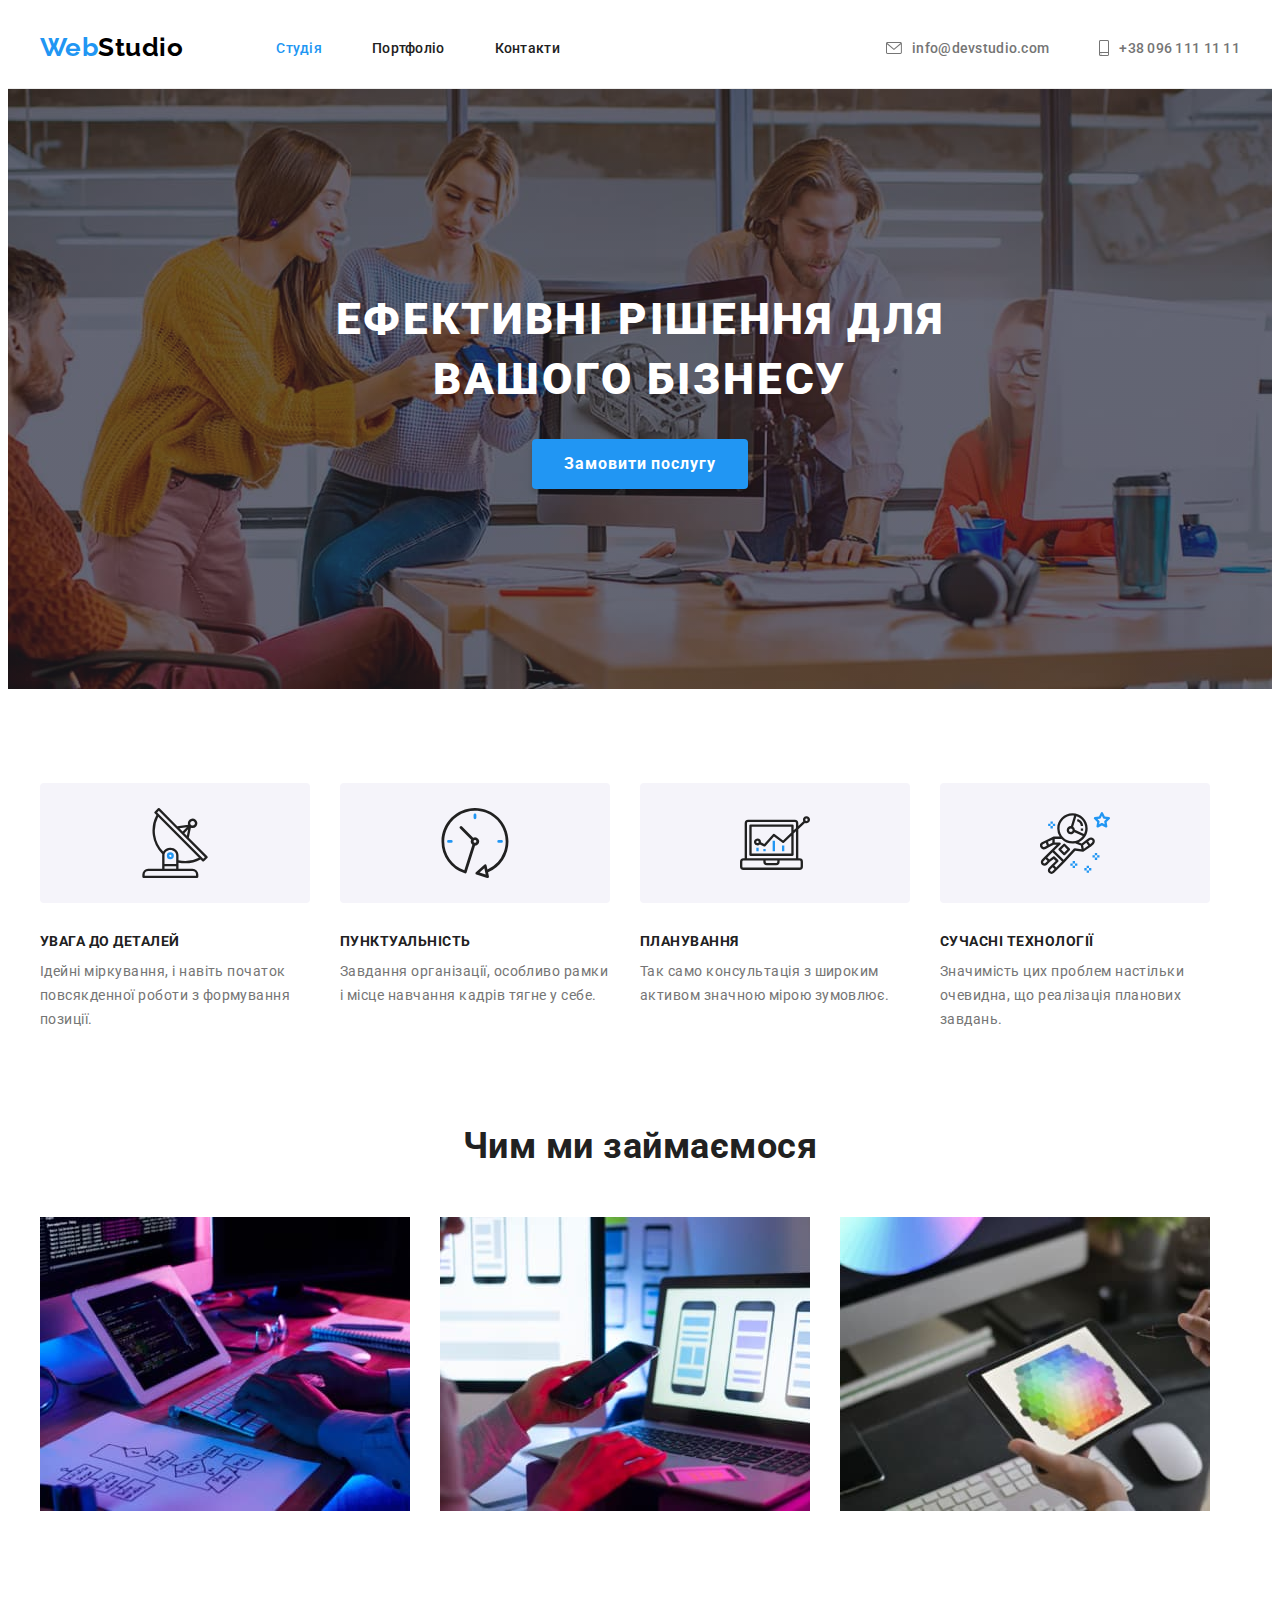
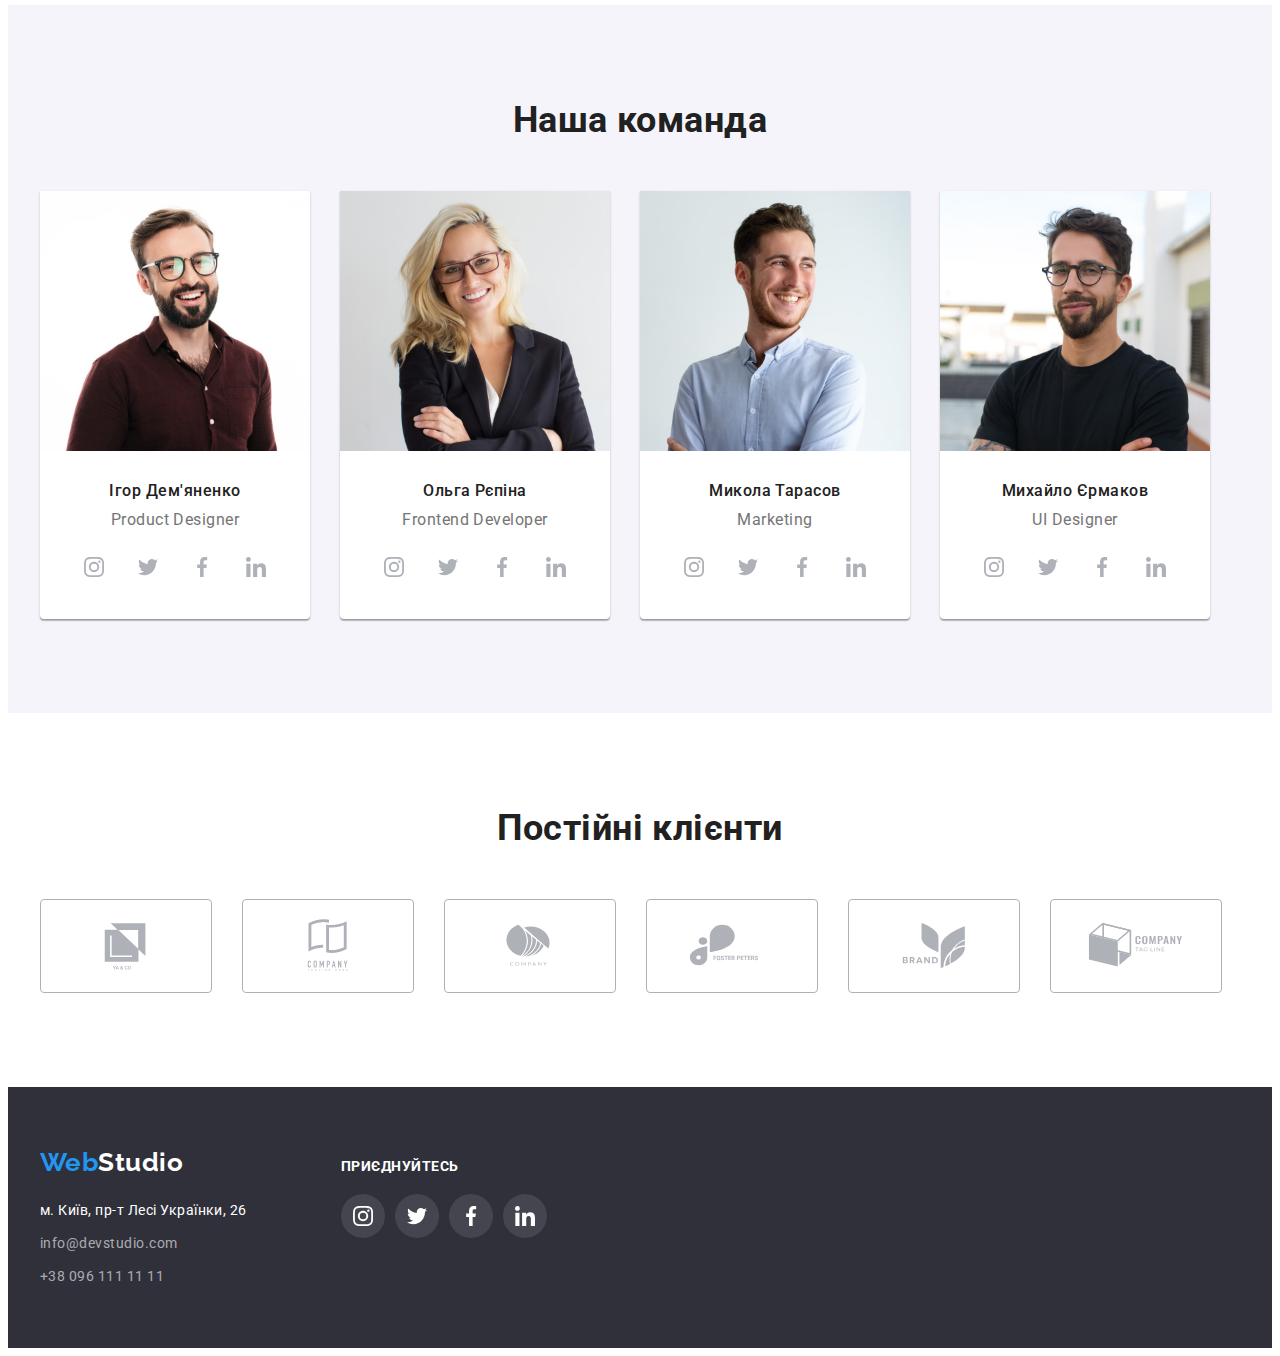
<file: index.html>
<!DOCTYPE html>
<html lang="uk">
  <head>
    <meta charset="UTF-8" />
    <meta http-equiv="X-UA-Compatible" content="IE=edge" />
    <meta name="viewport" content="width=device-width, initial-scale=1.0" />
    <!-- modern normalize -->
    <link
      rel="stylesheet"
      href="https://cdnjs.cloudflare.com/ajax/libs/modern-normalize/1.1.0/modern-normalize.min.css"
      integrity="sha512-wpPYUAdjBVSE4KJnH1VR1HeZfpl1ub8YT/NKx4PuQ5NmX2tKuGu6U/JRp5y+Y8XG2tV+wKQpNHVUX03MfMFn9Q=="
      crossorigin="anonymous"
      referrerpolicy="no-referrer"
    />
    <!-- fonts -->
    <link rel="preconnect" href="https://fonts.googleapis.com" />
    <link rel="preconnect" href="https://fonts.gstatic.com" crossorigin />
    <link
      href="https://fonts.googleapis.com/css2?family=Raleway:wght@700&family=Roboto:wght@400;500;700;900&display=swap"
      rel="stylesheet"
    />
    <!-- fonts end -->
    <link rel="stylesheet" href="./css/styles.css" />
    <title lang="en">WebStudio</title>
  </head>
  <body>
    <!-- хедер з лого, основною навігацією і контактною інформацією -->
    <header class="header">
      <!-- Основна навігація сайту -->
      <div class="container cont-header">
        <a class="logo" lang="en" href="./index.html"><span class="color-logo">Web</span>Studio</a>
        <nav class="nav">
          <ul class="nav-list markers">
            <li class="nav-list-item current-tab"><a href="./index.html">Студія</a></li>
            <li class="nav-list-item">
              <a href="./portfolio.html">Портфоліо</a>
            </li>
            <li class="nav-list-item"><a href="#">Контакти</a></li>
          </ul>
        </nav>
        <ul class="contacts-list markers">
          <li class="contacts-list-item">
            <a lang="en" href="mailto:info@devstudio.com">
              <svg class="contact-icon" width="16" height="12">
                <use href="./images/icons.svg#mail"></use>
              </svg>
              info@devstudio.com</a
            >
          </li>
          <li class="contacts-list-item">
            <a href="tel:+380961111111">
              <svg class="contact-icon" width="10" height="16">
                <use href="./images/icons.svg#tel"></use>
              </svg>
              +38 096 111 11 11</a
            >
          </li>
        </ul>
      </div>
    </header>
    <main class="main">
      <!-- секція з кнопкою -->
      <section class="order">
        <div class="container">
          <h1 class="order-title">Ефективні рішення для вашого бізнесу</h1>
          <button class="order-btn" type="button">Замовити послугу</button>
        </div>
      </section>
      <!-- перелік переваг -->
      <section class="features">
        <div class="container">
          <h2 class="visually-hidden">Наші особливості</h2>
          <ul class="features-list markers">
            <li class="features-list-item">
              <div class="icon-bg">
                <svg width="70" height="70">
                  <use href="./images/icons.svg#antenna"></use>
                </svg>
              </div>
              <h3>Увага до деталей</h3>
              <p> Ідейні міркування, і навіть початок повсякденної роботи з формування позиції. </p>
            </li>
            <li class="features-list-item">
              <div class="icon-bg">
                <svg width="70" height="70">
                  <use href="./images/icons.svg#clock"></use>
                </svg>
              </div>
              <h3>Пунктуальність</h3>
              <p> Завдання організації, особливо рамки і місце навчання кадрів тягне у себе. </p>
            </li>
            <li class="features-list-item">
              <div class="icon-bg">
                <svg width="70" height="70">
                  <use href="./images/icons.svg#diagram"></use>
                </svg>
              </div>
              <h3>Планування</h3>
              <p> Так само консультація з широким активом значною мірою зумовлює. </p>
            </li>
            <li class="features-list-item">
              <div class="icon-bg">
                <svg width="70" height="70">
                  <use href="./images/icons.svg#astronaut"></use>
                </svg>
              </div>
              <h3>Сучасні технології</h3>
              <p> Значимість цих проблем настільки очевидна, що реалізація планових завдань. </p>
            </li>
          </ul>
        </div>
      </section>
      <!-- розділ чим ми займаємось -->
      <section class="services section">
        <div class="container">
          <h2 class="services-title">Чим ми займаємося</h2>
          <ul class="services-list markers">
            <li class="services-list-item">
              <img
                src="./images/section2/box-1.jpg"
                alt="людина набирає код по папірцю з алгоритмом"
                width="370"
                height="294"
              />
            </li>
            <li class="services-list-item">
              <img
                src="./images/section2/box-2.jpg"
                alt="людина звіряє картинку на телефоні з картинкою на ноутбуці"
                width="370"
                height="294"
              />
            </li>
            <li class="services-list-item">
              <img
                src="./images/section2/box-3.jpg"
                alt="дизайнер дивиться на спектр кольорів в планшеті"
                width="370"
                height="294"
              />
            </li>
          </ul>
        </div>
      </section>
      <!-- команда -->
      <section class="team section">
        <div class="container">
          <h2 class="team-title">Наша команда</h2>
          <ul class="team-list markers">
            <li class="team-list-item">
              <img
                src="./images/team/team1.jpg"
                alt="чоловік з темним волоссям та бородою, в окулярах і червоній сорочці"
                width="270"
                height="260"
              />
              <div class="team-info">
                <h3>Ігор Дем'яненко</h3>
                <p lang="en">Product Designer</p>
                <ul class="socials-list markers">
                  <li class="socials-list-item"
                    ><a
                      class="socials-link"
                      href="#"
                      target="_blank"
                      rel="noopener noreferrer nofollow"
                      aria-label="Instagram"
                    >
                      <svg width="20" height="20">
                        <use href="./images/icons.svg#instagram"></use>
                      </svg> </a
                  ></li>
                  <li class="socials-list-item"
                    ><a
                      class="socials-link"
                      href="#"
                      target="_blank"
                      rel="noopener noreferrer nofollow"
                      aria-label="Twitter"
                    >
                      <svg width="20" height="20">
                        <use href="./images/icons.svg#twitter"></use>
                      </svg> </a
                  ></li>
                  <li class="socials-list-item">
                    <a
                      class="socials-link"
                      href="#"
                      target="_blank"
                      rel="noopener noreferrer nofollow"
                      aria-label="Facebook"
                    >
                      <svg width="20" height="20">
                        <use href="./images/icons.svg#facebook"></use>
                      </svg>
                    </a>
                  </li>
                  <li class="socials-list-item"
                    ><a
                      class="socials-link"
                      href="#"
                      target="_blank"
                      rel="noopener noreferrer nofollow"
                      aria-label="LinkedIn"
                    >
                      <svg width="20" height="20">
                        <use href="./images/icons.svg#linkedin"></use>
                      </svg> </a
                  ></li>
                </ul>
              </div>
            </li>
            <li class="team-list-item">
              <img
                src="./images/team/team2.jpg"
                alt="жінка з світлим волоссям, в окулярах і діловому костюмі"
                width="270"
                height="260"
              />
              <div class="team-info">
                <h3>Ольга Рєпіна</h3>
                <p lang="en">Frontend Developer</p>
                <ul class="socials-list markers">
                  <li class="socials-list-item"
                    ><a
                      class="socials-link"
                      href="#"
                      target="_blank"
                      rel="noopener noreferrer nofollow"
                      aria-label="Instagram"
                    >
                      <svg width="20" height="20">
                        <use href="./images/icons.svg#instagram"></use>
                      </svg> </a
                  ></li>
                  <li class="socials-list-item"
                    ><a
                      class="socials-link"
                      href="#"
                      target="_blank"
                      rel="noopener noreferrer nofollow"
                      aria-label="Twitter"
                    >
                      <svg width="20" height="20">
                        <use href="./images/icons.svg#twitter"></use>
                      </svg> </a
                  ></li>
                  <li class="socials-list-item">
                    <a
                      class="socials-link"
                      href="#"
                      target="_blank"
                      rel="noopener noreferrer nofollow"
                      aria-label="Facebook"
                    >
                      <svg width="20" height="20">
                        <use href="./images/icons.svg#facebook"></use>
                      </svg>
                    </a>
                  </li>
                  <li class="socials-list-item"
                    ><a
                      class="socials-link"
                      href="#"
                      target="_blank"
                      rel="noopener noreferrer nofollow"
                      aria-label="LinkedIn"
                    >
                      <svg width="20" height="20">
                        <use href="./images/icons.svg#linkedin"></use>
                      </svg> </a
                  ></li>
                </ul>
              </div>
            </li>
            <li class="team-list-item">
              <img
                src="./images/team/team3.jpg"
                alt="чоловік з темним волоссям та легкою бородою, в світлій сорочці"
                width="270"
                height="260"
              />
              <div class="team-info">
                <h3>Микола Тарасов</h3>
                <p lang="en">Marketing</p>
                <ul class="socials-list markers">
                  <li class="socials-list-item"
                    ><a
                      class="socials-link"
                      href="#"
                      target="_blank"
                      rel="noopener noreferrer nofollow"
                      aria-label="Instagram"
                    >
                      <svg width="20" height="20">
                        <use href="./images/icons.svg#instagram"></use>
                      </svg> </a
                  ></li>
                  <li class="socials-list-item"
                    ><a
                      class="socials-link"
                      href="#"
                      target="_blank"
                      rel="noopener noreferrer nofollow"
                      aria-label="Twitter"
                    >
                      <svg width="20" height="20">
                        <use href="./images/icons.svg#twitter"></use>
                      </svg> </a
                  ></li>
                  <li class="socials-list-item">
                    <a
                      class="socials-link"
                      href="#"
                      target="_blank"
                      rel="noopener noreferrer nofollow"
                      aria-label="Facebook"
                    >
                      <svg width="20" height="20">
                        <use href="./images/icons.svg#facebook"></use>
                      </svg>
                    </a>
                  </li>
                  <li class="socials-list-item"
                    ><a
                      class="socials-link"
                      href="#"
                      target="_blank"
                      rel="noopener noreferrer nofollow"
                      aria-label="LinkedIn"
                    >
                      <svg width="20" height="20">
                        <use href="./images/icons.svg#linkedin"></use>
                      </svg> </a
                  ></li>
                </ul>
              </div>
            </li>
            <li class="team-list-item">
              <img
                src="./images/team/team4.jpg"
                alt="чоловік з темним волоссям та бородою, в окулярах і чорній футболці"
                width="270"
                height="260"
              />
              <div class="team-info">
                <h3>Михайло Єрмаков</h3>
                <p lang="en">UI Designer</p>
                <ul class="socials-list markers">
                  <li class="socials-list-item"
                    ><a
                      class="socials-link"
                      href="#"
                      target="_blank"
                      rel="noopener noreferrer nofollow"
                      aria-label="Instagram"
                    >
                      <svg width="20" height="20">
                        <use href="./images/icons.svg#instagram"></use>
                      </svg> </a
                  ></li>
                  <li class="socials-list-item"
                    ><a
                      class="socials-link"
                      href="#"
                      target="_blank"
                      rel="noopener noreferrer nofollow"
                      aria-label="Twitter"
                    >
                      <svg width="20" height="20">
                        <use href="./images/icons.svg#twitter"></use>
                      </svg> </a
                  ></li>
                  <li class="socials-list-item">
                    <a
                      class="socials-link"
                      href="#"
                      target="_blank"
                      rel="noopener noreferrer nofollow"
                      aria-label="Facebook"
                    >
                      <svg width="20" height="20">
                        <use href="./images/icons.svg#facebook"></use>
                      </svg>
                    </a>
                  </li>
                  <li class="socials-list-item"
                    ><a
                      class="socials-link"
                      href="#"
                      target="_blank"
                      rel="noopener noreferrer nofollow"
                      aria-label="LinkedIn"
                    >
                      <svg width="20" height="20">
                        <use href="./images/icons.svg#linkedin"></use>
                      </svg> </a
                  ></li>
                </ul>
              </div>
            </li>
          </ul>
        </div>
      </section>
      <!-- секція з клієнтами -->
      <section class="clients section">
        <div class="container">
          <h2 class="clients-title">Постійні клієнти</h2>
          <ul class="clients-list markers">
            <li class="clients-list-item">
              <a href="#" target="_blank" rel="noopener noreferrer nofollow" aria-label="Ya & co">
                <svg class="client" width="106" height="60">
                  <use href="./images/icons.svg#client1"></use>
                </svg>
              </a>
            </li>
            <li class="clients-list-item">
              <a
                href="#"
                target="_blank"
                rel="noopener noreferrer nofollow"
                aria-label="Company tag line here"
              >
                <svg class="client" width="106" height="60">
                  <use href="./images/icons.svg#client2"></use>
                </svg>
              </a>
            </li>
            <li class="clients-list-item">
              <a href="#" target="_blank" rel="noopener noreferrer nofollow" aria-label="Company">
                <svg class="client" width="106" height="60">
                  <use href="./images/icons.svg#client3"></use>
                </svg>
              </a>
            </li>
            <li class="clients-list-item">
              <a
                href="#"
                target="_blank"
                rel="noopener noreferrer nofollow"
                aria-label="Foster peters"
              >
                <svg class="client" width="106" height="60">
                  <use href="./images/icons.svg#client4"></use>
                </svg>
              </a>
            </li>
            <li class="clients-list-item">
              <a href="#" target="_blank" rel="noopener noreferrer nofollow" aria-label="Brand">
                <svg class="client" width="106" height="60">
                  <use href="./images/icons.svg#client5"></use>
                </svg>
              </a>
            </li>
            <li class="clients-list-item">
              <a
                href="#"
                target="_blank"
                rel="noopener noreferrer nofollow"
                aria-label="Company tag line"
              >
                <svg class="client" width="106" height="60">
                  <use href="./images/icons.svg#client6"></use>
                </svg>
              </a>
            </li>
          </ul>
        </div>
      </section>
    </main>
    <!-- футер з контактною інформацією і лого -->
    <footer class="footer">
      <div class="footer-flex container">
        <div class="first-block">
          <a class="logo foot" lang="en" href="./index.html"
            ><span class="color-logo">Web</span>Studio</a
          >
          <address class="address">
            <ul class="address-list markers">
              <li class="address-list-item location">
                <a
                  href="https://goo.gl/maps/iUfUX6XaFT6sFLHfA"
                  target="_blank"
                  rel="noopener noreferrer nofollow"
                  >м. Київ, пр-т Лесі Українки, 26</a
                >
              </li>
              <li class="address-list-item">
                <a lang="en" href="mailto:info@devstudio.com">info@devstudio.com</a>
              </li>
              <li class="address-list-item">
                <a href="tel:+380961111111">+38 096 111 11 11</a>
              </li>
            </ul>
          </address>
        </div>
        <div class="connect">
          <p class="connect-title">Приєднуйтесь</p>
          <ul class="socials-list markers">
            <li class="socials-list-item"
              ><a
                class="socials-link connect-link"
                href="#"
                target="_blank"
                rel="noopener noreferrer nofollow"
                aria-label="Instagram"
              >
                <svg width="20" height="20">
                  <use href="./images/icons.svg#instagram"></use>
                </svg> </a
            ></li>
            <li class="socials-list-item"
              ><a
                class="socials-link connect-link"
                href="#"
                target="_blank"
                rel="noopener noreferrer nofollow"
                aria-label="Twitter"
              >
                <svg width="20" height="20">
                  <use href="./images/icons.svg#twitter"></use>
                </svg> </a
            ></li>
            <li class="socials-list-item">
              <a
                class="socials-link connect-link"
                href="#"
                target="_blank"
                rel="noopener noreferrer nofollow"
                aria-label="Facebook"
              >
                <svg width="20" height="20">
                  <use href="./images/icons.svg#facebook"></use>
                </svg>
              </a>
            </li>
            <li class="socials-list-item"
              ><a
                class="socials-link connect-link"
                href="#"
                target="_blank"
                rel="noopener noreferrer nofollow"
                aria-label="LinkedIn"
              >
                <svg width="20" height="20">
                  <use href="./images/icons.svg#linkedin"></use>
                </svg> </a
            ></li>
          </ul>
        </div>
      </div>
    </footer>
  </body>
</html>
</file>
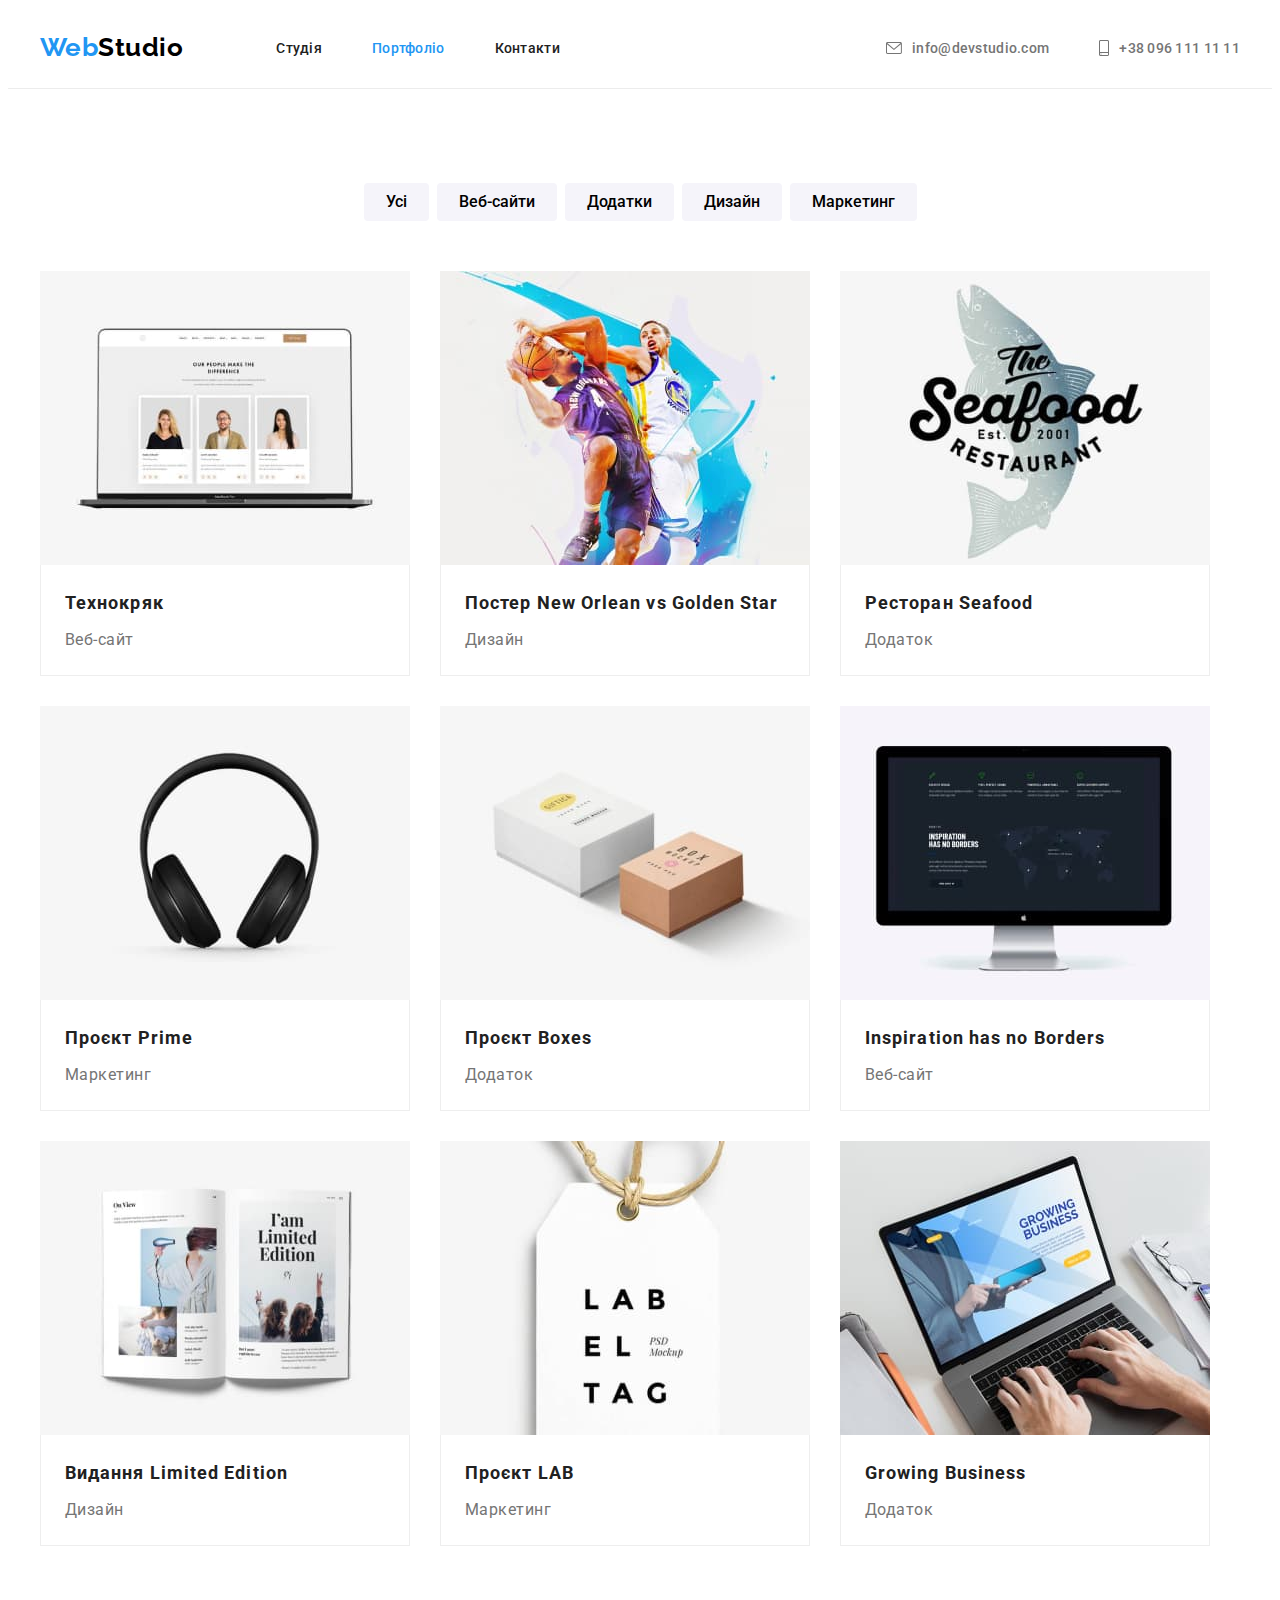
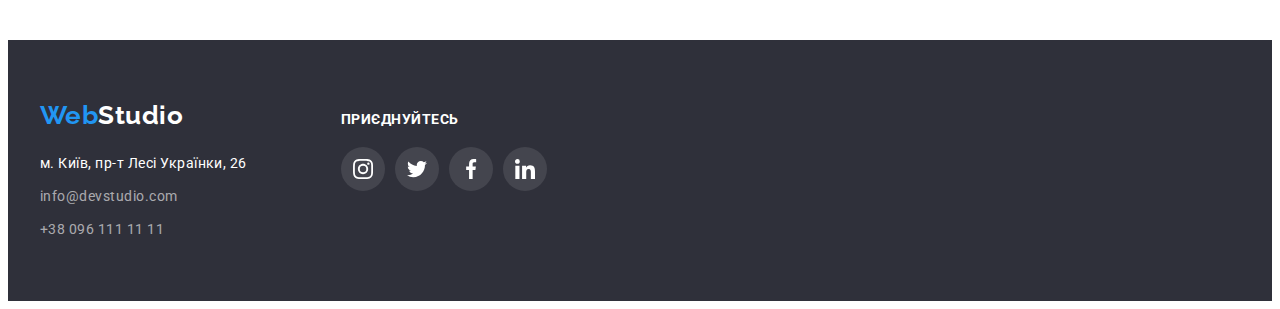
<file: portfolio.html>
<!DOCTYPE html>
<html lang="uk">
  <head>
    <meta charset="UTF-8" />
    <meta http-equiv="X-UA-Compatible" content="IE=edge" />
    <meta name="viewport" content="width=device-width, initial-scale=1.0" />
    <!-- modern normalize -->
    <link
      rel="stylesheet"
      href="https://cdnjs.cloudflare.com/ajax/libs/modern-normalize/1.1.0/modern-normalize.min.css"
      integrity="sha512-wpPYUAdjBVSE4KJnH1VR1HeZfpl1ub8YT/NKx4PuQ5NmX2tKuGu6U/JRp5y+Y8XG2tV+wKQpNHVUX03MfMFn9Q=="
      crossorigin="anonymous"
      referrerpolicy="no-referrer"
    />
    <!-- fonts -->
    <link rel="preconnect" href="https://fonts.googleapis.com" />
    <link rel="preconnect" href="https://fonts.gstatic.com" crossorigin />
    <link
      href="https://fonts.googleapis.com/css2?family=Raleway:wght@700&family=Roboto:wght@400;500;700;900&display=swap"
      rel="stylesheet"
    />
    <!-- fonts end -->
    <link rel="stylesheet" href="./css/styles.css" />
    <title lang="en">Portfolio</title>
  </head>
  <body>
    <!-- хедер з лого, основною навігацією і контактною інформацією -->
    <header class="header">
      <!-- Основна навігація сайту -->
      <div class="container cont-header">
        <a class="logo" lang="en" href="./index.html"><span class="color-logo">Web</span>Studio</a>
        <nav class="nav">
          <ul class="nav-list markers">
            <li class="nav-list-item"><a href="./index.html">Студія</a></li>
            <li class="nav-list-item current-tab">
              <a href="./portfolio.html">Портфоліо</a>
            </li>
            <li class="nav-list-item"><a href="#">Контакти</a></li>
          </ul>
        </nav>
        <ul class="contacts-list markers">
          <li class="contacts-list-item">
            <a lang="en" href="mailto:info@devstudio.com">
              <svg class="contact-icon" width="16" height="12">
                <use href="./images/icons.svg#mail"></use>
              </svg>
              info@devstudio.com</a>
          </li>
          <li class="contacts-list-item">
            <a href="tel:+380961111111">
              <svg class="contact-icon" width="10" height="16">
                <use href="./images/icons.svg#tel"></use>
              </svg>
              +38 096 111 11 11</a>
          </li>
        </ul>
      </div>
    </header>
    <main class="main">
      <!-- Проєкти -->
      <section class="projects section">
        <div class="container">
        <h1 class="visually-hidden">Проєкти</h1>
        <!-- Кнопки -->
        <ul class="projects-nav markers">
          <li class="projects-nav-btn"><button type="button">Усі</button></li>
          <li class="projects-nav-btn">
            <button type="button">Веб-сайти</button>
          </li>
          <li class="projects-nav-btn">
            <button type="button">Додатки</button>
          </li>
          <li class="projects-nav-btn">
            <button type="button">Дизайн</button>
          </li>
          <li class="projects-nav-btn">
            <button type="button">Маркетинг</button>
          </li>
        </ul>
        <!-- Перелік проєктів -->
        <ul class="projects-list markers">
          <li class="projects-list-item">
            <a class="projects-link" href="#" target="_blank" rel="noopener noreferrer nofollow">
              <img
                src="./images/portfolio/project1.jpg"
                alt="Ноутбук з бідкритим вебсайтом"
                width="370"
                height="294"
              />
              <div class="border">
              <h2>Технокряк</h2>
              <p>Веб-сайт</p>
              </div>
            </a>
          </li>
          <li class="projects-list-item">
            <a class="projects-link" href="#" target="_blank" rel="noopener noreferrer nofollow">
              <img
                src="./images/portfolio/project2.jpg"
                alt="Постер з двома баскетболістами в момент гри на світлому фоні"
                width="370"
                height="294"
              />
              <div class="border">
              <h2>Постер <span lang="en">New Orlean vs Golden Star</span></h2>
              <p>Дизайн</p>
              </div>
            </a>
          </li>
          <li class="projects-list-item">
            <a class="projects-link" href="#" target="_blank" rel="noopener noreferrer nofollow">
              <img
                src="./images/portfolio/project3.jpg"
                alt="Логотим з написом і рибою на світлому фоні"
                width="370"
                height="294"
              />
              <div class="border">
              <h2>Ресторан <span lang="en">Seafood</span></h2>
              <p>Додаток</p>
              </div>
            </a>
          </li>
          <li class="projects-list-item">
            <a class="projects-link" href="#" target="_blank" rel="noopener noreferrer nofollow">
              <img
                src="./images/portfolio/project4.jpg"
                alt="Накладні навушники на світлому фоні"
                width="370"
                height="294"
              />
              <div class="border">
              <h2>Проєкт <span lang="en">Prime</span></h2>
              <p>Маркетинг</p>
              </div>
            </a>
          </li>
          <li class="projects-list-item">
            <a class="projects-link" href="#" target="_blank" rel="noopener noreferrer nofollow">
              <img
                src="./images/portfolio/project5.jpg"
                alt="Дві невеликі коробки на білому фоні. Одна біла, друга - картонного кольору"
                width="370"
                height="294"
              />
              <div class="border">
              <h2>Проєкт <span lang="en">Boxes</span></h2>
              <p>Додаток</p>
              </div>
            </a>
          </li>
          <li class="projects-list-item">
            <a class="projects-link" href="#" target="_blank" rel="noopener noreferrer nofollow">
              <img
                src="./images/portfolio/project6.jpg"
                width="370"
                height="294"
                alt="Монітор з відкритим сайтом"
              />
              <div class="border">
              <h2 lang="en">Inspiration has no Borders</h2>
              <p>Веб-сайт</p>
              </div>
            </a>
          </li>
          <li class="projects-list-item">
            <a class="projects-link" href="#" target="_blank" rel="noopener noreferrer nofollow">
              <img
                src="./images/portfolio/project7.jpg"
                alt="Відкрита книга на світлому фоні"
                width="370"
                height="294"
              />
              <div class="border">
              <h2>Видання <span lang="en">Limited Edition</span></h2>
              <p>Дизайн</p>
              </div>
            </a>
          </li>
          <li class="projects-list-item">
            <a class="projects-link" href="#" target="_blank" rel="noopener noreferrer nofollow">
              <img
                src="./images/portfolio/project8.jpg"
                alt="Бірка з логотипом"
                width="370"
                height="294"
              />
              <div class="border">
              <h2>Проєкт <span lang="en">LAB</span></h2>
              <p>Маркетинг</p>
              </div>
            </a>
          </li>
          <li class="projects-list-item">
            <a class="projects-link" href="#" target="_blank" rel="noopener noreferrer nofollow">
              <img
                src="./images/portfolio/project9.jpg"
                alt="Ноутбук на світлому столі з відкритим додатком. Поряд лежать папери та окуляри"
                width="370"
                height="294"
              />
              <div class="border">
              <h2 lang="en">Growing Business</h2>
              <p>Додаток</p>
              </div>
            </a>
          </li>
        </ul>
        </div>
      </section>
    </main>
    <!-- футер з контактною інформацією і лого -->
    <footer class="footer">
      <div class="footer-flex container">
        <div class="first-block">
        <a class="logo foot" lang="en" href="./index.html"
          ><span class="color-logo">Web</span>Studio</a
        >
        <address class="address">
          <ul class="address-list markers">
            <li class="address-list-item location">
              <a
                href="https://goo.gl/maps/iUfUX6XaFT6sFLHfA"
                target="_blank"
                rel="noopener noreferrer nofollow"
                >м. Київ, пр-т Лесі Українки, 26</a
              >
            </li>
            <li class="address-list-item">
              <a lang="en" href="mailto:info@devstudio.com">info@devstudio.com</a>
            </li>
            <li class="address-list-item">
              <a href="tel:+380961111111">+38 096 111 11 11</a>
            </li>
          </ul>
        </address>
        </div>
        <div class="connect">
          <h2 class="connect-title">Приєднуйтесь</h2>
          <ul class="socials-list markers">
                  <li class="socials-list-item"
                    ><a
                      class="socials-link connect-link"
                      href="#"
                      target="_blank"
                      rel="noopener noreferrer nofollow"
                      aria-label="Instagram"
                    >
                      <svg class="socials-icon" width="20" height="20">
                        <use href="./images/icons.svg#instagram"></use>
                      </svg> </a
                  ></li>
                  <li class="socials-list-item"
                    ><a
                      class="socials-link connect-link"
                      href="#"
                      target="_blank"
                      rel="noopener noreferrer nofollow"
                      aria-label="Twitter"
                    >
                      <svg class="socials-icon" width="20" height="20">
                        <use href="./images/icons.svg#twitter"></use>
                      </svg> </a
                  ></li>
                  <li class="socials-list-item">
                    <a
                      class="socials-link connect-link"
                      href="#"
                      target="_blank"
                      rel="noopener noreferrer nofollow"
                      aria-label="Facebook"
                    >
                      <svg class="socials-icon" width="20" height="20">
                        <use href="./images/icons.svg#facebook"></use>
                      </svg> 
                    </a>
                  </li>
                  <li class="socials-list-item"
                    ><a
                      class="socials-link connect-link"
                      href="#"
                      target="_blank"
                      rel="noopener noreferrer nofollow"
                      aria-label="LinkedIn"
                    >
                      <svg class="socials-icon" width="20" height="20">
                        <use href="./images/icons.svg#linkedin"></use>
                      </svg> </a
                  ></li>
                </ul>
        </div>
      </div>
    </footer>
  </body>
</html>
</file>
<file: css/styles.css>
:root {
  /* Колір тексту */
  --main-txt-color: #212121;
  --secondary-txt-color: #757575;
  --secondary-logo-color: #000;
  --secondary-title-color: #fff;
  --footer-contacts-color: rgba(255, 255, 255, 0.6);
  /* Колір фону */
  --root-color: #fff;
  --main-background-color: #2f303a;
  --secondary-background-color: #f5f4fa;
  --projects-color: #eee;
  /* Шрифти */
  --main-font: Roboto, sans-serif;
  --secondary-font: Raleway, sans-serif;
  /* Інше */
  --accent-color: #2196f3;
  --btn-accent-color: #188ce8;
  --icon-color: #afb1b8;
}

body {
  font-family: var(--main-font);
  color: var(--main-txt-color);
  letter-spacing: 0.03em;
}

h1,
h2,
h3,
h4.h5,
h6,
p,
ul {
  margin: 0;
  padding: 0;
  border: 0;
}

.markers {
  list-style: none;
}

.visually-hidden {
  position: absolute;
  width: 1px;
  height: 1px;
  margin: -1px;
  border: 0;
  padding: 0;
  white-space: nowrap;
  clip-path: inset(100%);
  clip: rect(0 0 0 0);
  overflow: hidden;
}

.header {
  border-bottom: 1px solid #ececec;
}

.container {
  width: 1200px;
  padding: 0 15px;
  margin: 0 auto;
}

.cont-header {
  display: flex;
}

.logo {
  text-decoration: none;
  font-family: var(--secondary-font);
  font-weight: 700;
  font-size: 26px;
  line-height: calc(31 / 26);
  color: var(--secondary-logo-color);
  padding-top: 24px;
  padding-bottom: 25px;
  margin-right: 93px;
}

.color-logo {
  color: var(--accent-color);
}

.nav {
  margin-right: auto;
}

.nav-list {
  display: flex;
  gap: 50px;
}

.nav-list-item > a {
  text-decoration: none;
  font-weight: 500;
  font-size: 14px;
  line-height: calc(16 / 14);
  letter-spacing: 0.02em;
  color: currentColor;
  display: block;
  padding-top: 32px;
  padding-bottom: 32px;
}

.nav-list-item > a:hover,
.nav-list-item > a:focus {
  color: var(--accent-color);
}

.current-tab {
  color: var(--accent-color);
}

.contacts-list {
  display: flex;
  gap: 50px;
}

.contacts-list-item > a {
  text-decoration: none;
  font-weight: 500;
  font-size: 14px;
  line-height: 16px;
  letter-spacing: 0.02em;
  color: var(--secondary-txt-color);
  display: block;
  padding-top: 32px;
  padding-bottom: 32px;
  display: flex;
  align-items: center;
  gap: 10px;
}

.contacts-list-item > a:hover,
.contacts-list-item > a:focus {
  color: var(--accent-color);
}

.contact-icon {
  fill: currentColor;
}

/* стилізація файлу index.html */

.order {
  background-image: linear-gradient( rgba(47, 48, 58, 0.4), rgba(47, 48, 58, 0.4) ), url(../images/section1/bg.jpg);
  background-repeat: no-repeat;
  background-position: center;
  background-color: rgba(47, 48, 58, 0.4);
  box-sizing: 1600px 600px;
  padding: 200px 0;
}

.order-title {
  font-weight: 900;
  font-size: 44px;
  line-height: calc(60 / 44);
  text-align: center;
  letter-spacing: 0.06em;
  text-transform: uppercase;
  color: var(--secondary-title-color);
  width: 696px;
  margin: 0 auto;
  margin-bottom: 30px;
}

.order-btn {
  display: block;
  width: 216px;
  height: 50px;
  font-family: var(--main-font);
  background-color: var(--accent-color);
  box-shadow: 0px 4px 4px rgba(0, 0, 0, 0.15);
  border-radius: 4px;
  font-weight: 700;
  font-size: 16px;
  line-height: calc(30 / 16);
  letter-spacing: 0.06em;
  color: var(--secondary-title-color);
  cursor: pointer;
  border: 0;
  margin: 0 auto;
  padding: 0;
}

.order-btn:hover,
.order-btn:focus {
  background-color: var(--btn-accent-color);
}

.section {
  padding-top: 94px;
  padding-bottom: 94px;
}

.features {
  padding-top: 94px;
}

.features-list {
  display: flex;
  gap: 30px;
}

.features-list-item {
  width: 270px;
}

.icon-bg {
  height: 120px;
  background-color: var(--secondary-background-color);
  border-radius: 4px;
  display: flex;
  align-items: center;
  justify-content: center;
  margin-bottom: 30px;
}

.features-list-item > h3 {
  font-size: 14px;
  line-height: calc(16 / 14);
  text-transform: uppercase;
  margin-bottom: 10px;
}

.features-list-item > p {
  font-size: 14px;
  line-height: calc(24 / 14);
  color: var(--secondary-txt-color);
}

.services-title {
  font-size: 36px;
  line-height: calc(42 / 36);
  text-align: center;
  margin-bottom: 50px;
}

.services-list {
  display: flex;
  gap: 30px;
}

.services-list-item > img {
  display: block;
}

.team {
  background-color: var(--secondary-background-color);
}

.team-title {
  font-size: 36px;
  line-height: calc(42 / 36);
  text-align: center;
}

.team-title {
  margin-bottom: 50px;
}

.team-list {
  display: flex;
  gap: 30px;
}

.team-list-item {
  width: 270px;
  background-color: var(--root-color);
  box-shadow: 0px 1px 3px rgba(0, 0, 0, 0.12), 0px 1px 1px rgba(0, 0, 0, 0.14),
    0px 2px 1px rgba(0, 0, 0, 0.2);
  border-radius: 0px 0px 4px 4px;
}

.team-list-item > img {
  display: block;
}

.team-info {
  padding: 30px 0;
}

.team-info > h3 {
  font-weight: 500;
  font-size: 16px;
  line-height: calc(19 / 16);
  text-align: center;
  margin-bottom: 10px;
}

.team-info > p {
  font-size: 16px;
  line-height: calc(19 / 16);
  text-align: center;
  color: var(--secondary-txt-color);
  margin-bottom: 16px;
}

.socials-list {
  display: flex;
  justify-content: center;
  gap: 10px;
}

.socials-link {
  display: flex;
  align-items: center;
  justify-content: center;
  width: 44px;
  height: 44px;
  border-radius: 50%;
  color: var(--icon-color);
  fill: currentColor;
}

.socials-link:hover,
.socials-link:focus {
  color: var(--secondary-title-color);
  background-color: var(--accent-color);
}

.clients-title {
  font-size: 36px;
  line-height: calc(42 / 36);
  text-align: center;
  color: var(--main-txt-color);
  margin-bottom: 50px;
}

.clients-list {
  display: flex;
  gap: 30px;
}

.clients-list-item > a {
  display: flex;
  align-items: center;
  justify-content: center;
  width: 170px;
  height: 92px;
  color: var(--icon-color);
  border: 1px solid var(--icon-color);
  border-radius: 4px;
  fill: currentColor;
}

.clients-list-item > a:hover,
.clients-list-item > a:focus {
  color: var(--accent-color);
  border-color: var(--accent-color);
}

/* завершення стилізації файлу index.html */

/* стилізація файлу portfolio */

.projects-nav {
  display: flex;
  margin: 0 auto 50px;
  justify-content: center;
  gap: 8px;
}

.projects-nav-btn > button {
  font-family: var(--main-font);
  background-color: var(--secondary-background-color);
  border-radius: 4px;
  font-weight: 500;
  font-size: 16px;
  line-height: calc(26 / 16);
  text-align: center;
  border: 0;
  padding: 6px 22px;
}

.projects-nav-btn > button:hover,
.projects-nav-btn > button:focus {
  color: var(--secondary-title-color);
  background-color: var(--accent-color);
  box-shadow: 0px 3px 1px rgba(0, 0, 0, 0.1), 0px 1px 2px rgba(0, 0, 0, 0.08),
    0px 2px 2px rgba(0, 0, 0, 0.12);
  border-radius: 4px;
  cursor: pointer;
}

.projects-list {
  display: flex;
  flex-wrap: wrap;
  gap: 30px;
}

.projects-list-item {
  width: 370px;
}

.projects-link {
  display: block;
  text-decoration: none;
  color: currentColor;
}

.projects-link:hover,
.projects-link:focus {
  box-shadow: 0px 1px 1px rgba(0, 0, 0, 0.12), 0px 4px 4px rgba(0, 0, 0, 0.06),
    1px 4px 6px rgba(0, 0, 0, 0.16);
}

.projects-link > img {
  display: block;
}

.border {
  border-left: 1px solid #eee;
  border-right: 1px solid #eee;
  border-bottom: 1px solid #eee;
  padding: 20px 24px;
}

.border > h2 {
  font-size: 18px;
  line-height: calc(36 / 18);
  letter-spacing: 0.06em;
  margin-bottom: 4px;
}

.border > p {
  font-size: 16px;
  line-height: calc(30 / 16);
  color: var(--secondary-txt-color);
}

/* завершення стилізації файлу portfolio */

.footer {
  background-color: var(--main-background-color);
  padding: 60px 0;
}

.footer-flex {
  display: flex;
  align-items: baseline;
}

.first-block {
  width: 231px;
  margin-right: 70px;
}

.foot {
  color: var(--secondary-title-color);
  display: inline-block;
  padding: 0;
  margin-right: 0;
  margin-bottom: 20px;
}

.address-list-item:not(:last-child) {
  margin-bottom: 9px;
}

.address-list-item > a {
  font-style: normal;
  text-decoration: none;
  font-size: 14px;
  line-height: calc(24 / 14);
  color: var(--footer-contacts-color);
}

.location > a {
  color: var(--secondary-title-color);
}

.address-list-item > a:hover,
.address-list-item > a:focus {
  color: var(--accent-color);
}

.connect {
  width: 206px;
}

.connect-title {
  font-weight: 700;
  font-size: 14px;
  line-height: calc(16 / 14);
  text-transform: uppercase;
  color: var(--secondary-title-color);
  margin-bottom: 20px;
}

.connect-link {
  color: var(--secondary-title-color);
  background-color: rgba(255, 255, 255, 0.1);
}
</file>
